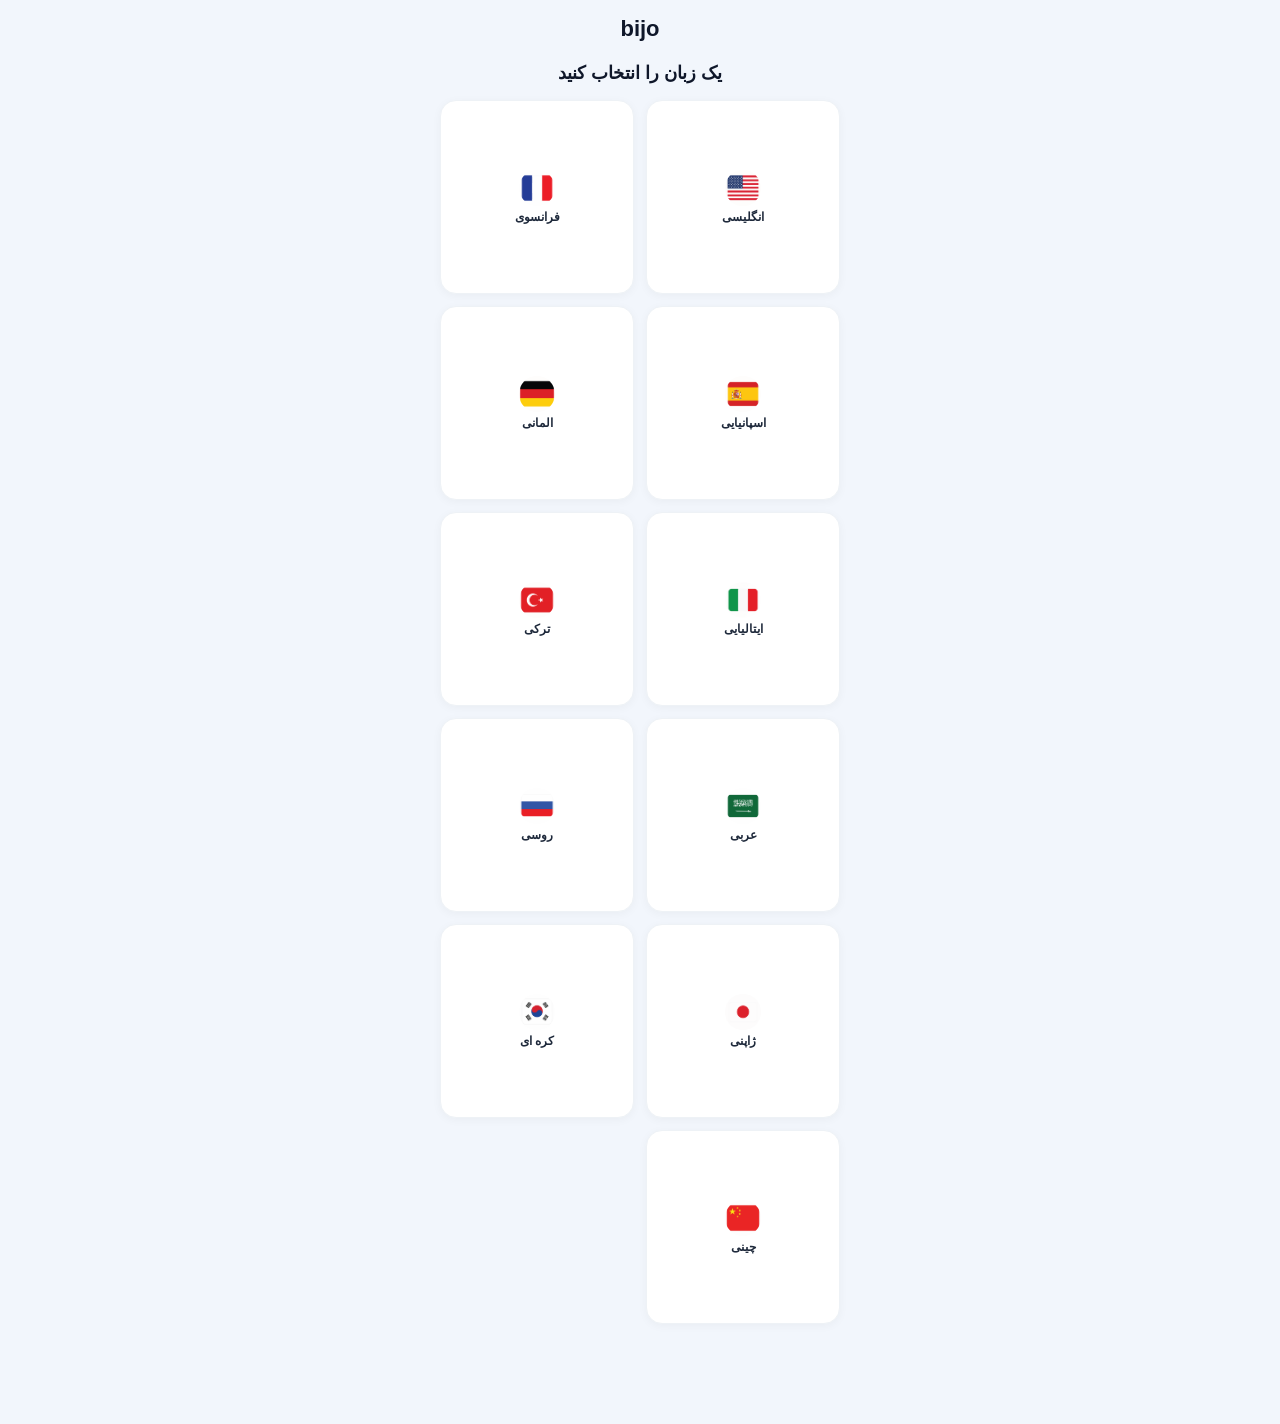
<file: frontend/index.html>
<!DOCTYPE html>
<html>
<head>
<script src="config.js"></script>
    <meta http-equiv="refresh" content="0; url=home.html">
</head>
<body>
    <p>در حال انتقال به صفحه اصلی...</p>
</body>
</html>
</file>
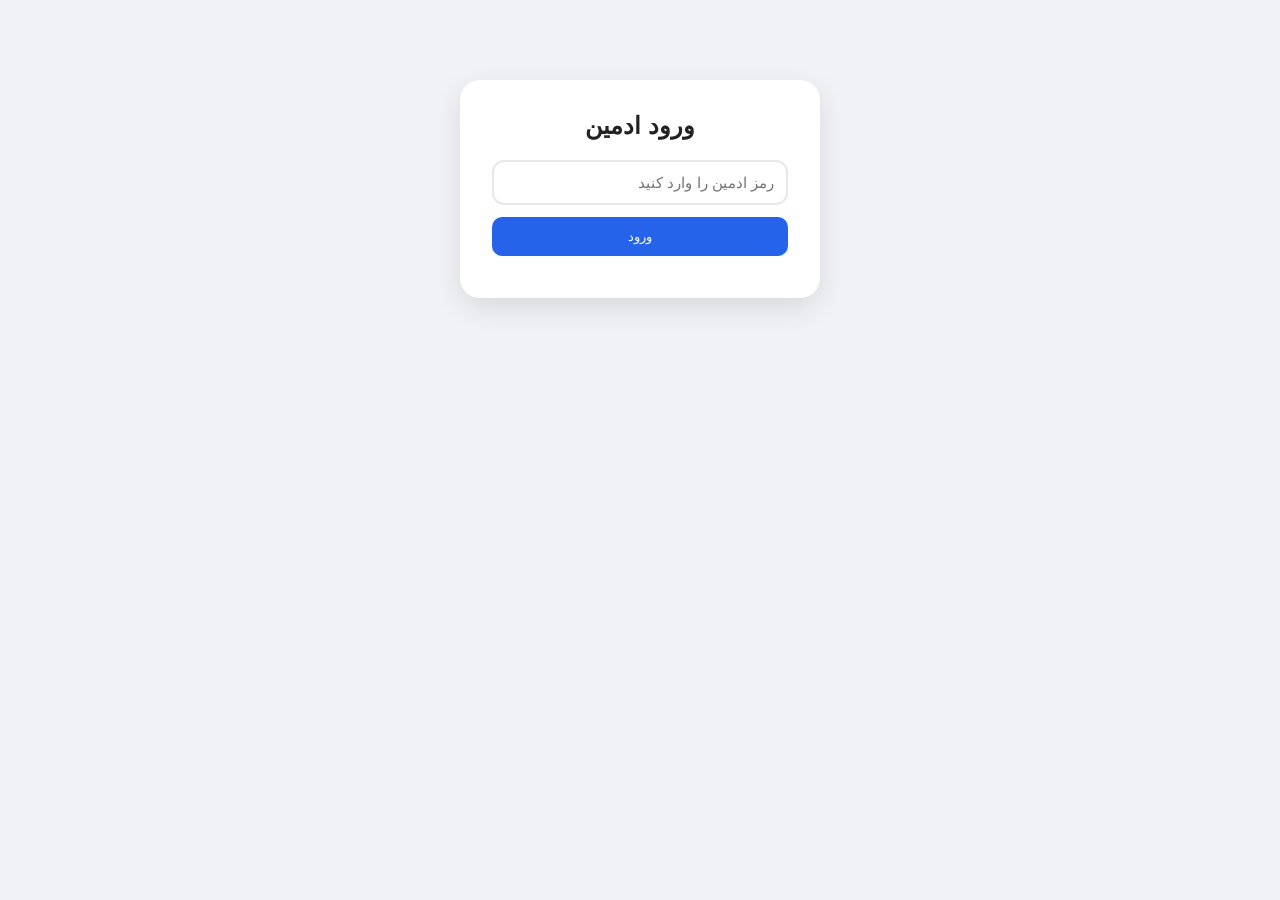
<file: frontend/admin.html>
<!DOCTYPE html>
<html lang="fa" dir="rtl">
<head>
<script src="config.js"></script>
  <meta charset="UTF-8" />
  <meta name="viewport" content="width=device-width, initial-scale=1.0" />
  <title>ادمین پنل</title>
  <style>
    * { box-sizing: border-box; margin: 0; padding: 0; }
    body { font-family: Tahoma, sans-serif; background: #f0f2f5; color: #222; }

    .header {
      background: linear-gradient(135deg, #1d4ed8, #2563eb);
      color: white;
      padding: 20px 24px;
      display: flex;
      justify-content: space-between;
      align-items: center;
    }
    .header h1 { font-size: 20px; }
    .header button {
      background: rgba(255,255,255,0.2);
      color: white;
      border: none;
      padding: 8px 16px;
      border-radius: 10px;
      cursor: pointer;
      font-size: 14px;
    }

    .container { max-width: 1000px; margin: 24px auto; padding: 0 16px; }

    .stats-grid {
      display: grid;
      grid-template-columns: repeat(auto-fit, minmax(200px, 1fr));
      gap: 16px;
      margin-bottom: 24px;
    }

    .stat-card {
      background: white;
      border-radius: 16px;
      padding: 20px;
      box-shadow: 0 4px 12px rgba(0,0,0,0.06);
      text-align: center;
    }
    .stat-card .value { font-size: 28px; font-weight: bold; color: #2563eb; margin-bottom: 6px; }
    .stat-card .label { font-size: 13px; color: #666; }

    .card {
      background: white;
      border-radius: 16px;
      padding: 20px;
      box-shadow: 0 4px 12px rgba(0,0,0,0.06);
      margin-bottom: 20px;
    }
    .card h2 { font-size: 16px; margin-bottom: 16px; color: #333; border-bottom: 2px solid #f0f2f5; padding-bottom: 10px; }

    table { width: 100%; border-collapse: collapse; font-size: 14px; }
    th { background: #f8fafc; padding: 10px 12px; text-align: right; color: #555; font-weight: bold; border-bottom: 2px solid #e5e7eb; }
    td { padding: 10px 12px; border-bottom: 1px solid #f0f2f5; }
    tr:hover td { background: #f8fafc; }

    .badge {
      display: inline-block;
      padding: 3px 10px;
      border-radius: 20px;
      font-size: 12px;
      font-weight: bold;
    }
    .badge-green { background: #dcfce7; color: #16a34a; }
    .badge-gray { background: #f3f4f6; color: #6b7280; }
    .badge-blue { background: #dbeafe; color: #2563eb; }

    .btn { border: none; border-radius: 10px; padding: 8px 14px; cursor: pointer; font-size: 13px; }
    .btn-blue { background: #2563eb; color: white; }
    .btn-green { background: #16a34a; color: white; }
    .btn-red { background: #dc2626; color: white; }
    .btn-gray { background: #e5e7eb; color: #333; }

    .actions { display: flex; gap: 10px; flex-wrap: wrap; margin-bottom: 20px; }

    .modal-overlay {
      display: none;
      position: fixed;
      inset: 0;
      background: rgba(0,0,0,0.5);
      z-index: 100;
      justify-content: center;
      align-items: center;
    }
    .modal-overlay.open { display: flex; }
    .modal {
      background: white;
      border-radius: 20px;
      padding: 24px;
      width: 90%;
      max-width: 480px;
    }
    .modal h3 { margin-bottom: 16px; }
    .modal .row { margin-bottom: 12px; font-size: 14px; }
    .modal .row span { color: #666; display: block; margin-bottom: 2px; }
    .modal .row strong { font-size: 15px; }
    .modal-btns { display: flex; gap: 10px; margin-top: 20px; flex-wrap: wrap; }

    input[type="password"] {
      width: 100%;
      padding: 12px;
      border: 2px solid #e5e7eb;
      border-radius: 12px;
      font-size: 15px;
      margin-bottom: 12px;
    }

    #login-box {
      max-width: 360px;
      margin: 80px auto;
      background: white;
      border-radius: 20px;
      padding: 32px;
      box-shadow: 0 10px 30px rgba(0,0,0,0.1);
      text-align: center;
    }
    #login-box h2 { margin-bottom: 20px; }
  </style>
</head>
<body>

<!-- صفحه ورود ادمین -->
<div id="login-box">
  <h2>ورود ادمین</h2>
  <input type="password" id="admin-pass" placeholder="رمز ادمین را وارد کنید" />
  <button class="btn btn-blue" style="width:100%; padding:12px;" onclick="adminLogin()">ورود</button>
  <div id="login-error" style="color:red; margin-top:10px; font-size:13px;"></div>
</div>

<!-- پنل اصلی -->
<div id="admin-panel" style="display:none;">

  <div class="header">
    <h1>🛡️ ادمین پنل بیجو</h1>
    <button onclick="adminLogout()">خروج</button>
  </div>

  <div class="container">

    <!-- آمار کلی -->
    <div class="stats-grid">
      <div class="stat-card">
        <div class="value" id="stat-users">0</div>
        <div class="label">کل کاربران</div>
      </div>
      <div class="stat-card">
        <div class="value" id="stat-premium">0</div>
        <div class="label">کاربران پریمیوم</div>
      </div>
      <div class="stat-card">
        <div class="value" id="stat-online">0</div>
        <div class="label">آنلاین (24 ساعت)</div>
      </div>
    </div>

    <!-- دکمه‌های مدیریت -->
    <div class="actions">
      <button class="btn btn-blue" onclick="loadUsers()">🔄 رفرش لیست</button>
      <button class="btn btn-green" onclick="exportUsers()">📥 خروجی JSON</button>
      <button class="btn btn-gray" onclick="window.location.href='home.html'">🏠 صفحه اصلی</button>
    </div>

    <!-- لیست کاربران -->
    <div class="card">
      <h2>لیست کاربران</h2>
      <table>
        <thead>
          <tr>
            <th>ID</th>
            <th>نام</th>
            <th>یوزرنیم</th>
            <th>موبایل</th>
            <th>اشتراک</th>
            <th>وضعیت</th>
            <th>عملیات</th>
          </tr>
        </thead>
        <tbody id="users-table"></tbody>
      </table>
    </div>

  </div>
</div>

<!-- مودال اطلاعات کاربر -->
<div class="modal-overlay" id="user-modal">
  <div class="modal">
    <h3>اطلاعات کاربر</h3>
    <div id="modal-content"></div>
    <div class="modal-btns">
      <button class="btn btn-green" onclick="activatePremiumForUser()">فعال‌سازی پریمیوم 30 روز</button>
      <button class="btn btn-red" onclick="deactivatePremiumForUser()">غیرفعال‌سازی پریمیوم</button>
      <button class="btn btn-gray" onclick="closeModal()">بستن</button>
    </div>
  </div>
</div>

<script src="dataStorage.js"></script>
<script>

const ADMIN_PASSWORD = "Bijo@2026#Admin"; // رمز ادمین رو اینجا عوض کن
let selectedUserId = null;

// ورود ادمین
function adminLogin() {
  const pass = document.getElementById("admin-pass").value;
  if (pass === ADMIN_PASSWORD) {
    localStorage.setItem("adminLoggedIn", "true");
    document.getElementById("login-box").style.display = "none";
    document.getElementById("admin-panel").style.display = "block";
    loadUsers();
  } else {
    document.getElementById("login-error").textContent = "رمز اشتباه است!";
  }
}

function adminLogout() {
  localStorage.removeItem("adminLoggedIn");
  location.reload();
}

// لود کاربران از بک‌اند
async function loadUsers() {
  try {
    const res = await fetch("http://127.0.0.1:8000/api/users/");
    const users = await res.json();

    document.getElementById("stat-users").textContent = users.length;
    document.getElementById("stat-premium").textContent = users.filter(u => u.role === "premium").length;
    document.getElementById("stat-online").textContent = "—";

    const tbody = document.getElementById("users-table");
    tbody.innerHTML = "";

    users.forEach(user => {
      const isPrem = user.role === "premium";
      const row = document.createElement("tr");
      row.innerHTML = `
        <td>${user.id}</td>
        <td>${user.full_name || "—"}</td>
        <td>@${user.username}</td>
        <td>${user.phone_number || "—"}</td>
        <td><span class="badge ${isPrem ? 'badge-green' : 'badge-gray'}">${isPrem ? "پریمیوم" : "رایگان"}</span></td>
        <td><span class="badge badge-blue">ثبت‌شده</span></td>
        <td><button class="btn btn-blue" onclick="openModal(${user.id}, '${user.full_name}', '${user.username}', '${user.phone_number}', ${isPrem})">مشاهده</button></td>
      `;
      tbody.appendChild(row);
    });

  } catch(e) {
    document.getElementById("users-table").innerHTML = `<tr><td colspan="7" style="text-align:center; color:red;">خطا در اتصال به سرور</td></tr>`;
  }
}

// مودال کاربر
function openModal(id, name, username, phone, isPrem) {
  selectedUserId = id;
  document.getElementById("modal-content").innerHTML = `
    <div class="row"><span>ID</span><strong>${id}</strong></div>
    <div class="row"><span>نام</span><strong>${name}</strong></div>
    <div class="row"><span>یوزرنیم</span><strong>@${username}</strong></div>
    <div class="row"><span>موبایل</span><strong>${phone}</strong></div>
    <div class="row"><span>اشتراک</span><strong>${isPrem ? "✅ پریمیوم" : "❌ رایگان"}</strong></div>
  `;
  document.getElementById("user-modal").classList.add("open");
}

function closeModal() {
  document.getElementById("user-modal").classList.remove("open");
  selectedUserId = null;
}

async function activatePremiumForUser() {
  if (!selectedUserId) return;
  alert("این قابلیت بعد از آنلاین شدن برنامه فعال می‌شه.");
}

async function deactivatePremiumForUser() {
  if (!selectedUserId) return;
  alert("این قابلیت بعد از آنلاین شدن برنامه فعال می‌شه.");
}

// خروجی JSON
function exportUsers() {
  fetch("http://127.0.0.1:8000/api/users/")
    .then(r => r.json())
    .then(users => {
      const blob = new Blob([JSON.stringify(users, null, 2)], {type: "application/json"});
      const a = document.createElement("a");
      a.href = URL.createObjectURL(blob);
      a.download = "users.json";
      a.click();
    });
}

// چک ورود ادمین
window.onload = function() {
  if (localStorage.getItem("adminLoggedIn") === "true") {
    document.getElementById("login-box").style.display = "none";
    document.getElementById("admin-panel").style.display = "block";
    loadUsers();
  }
};

</script>
</body>
</html>
</file>
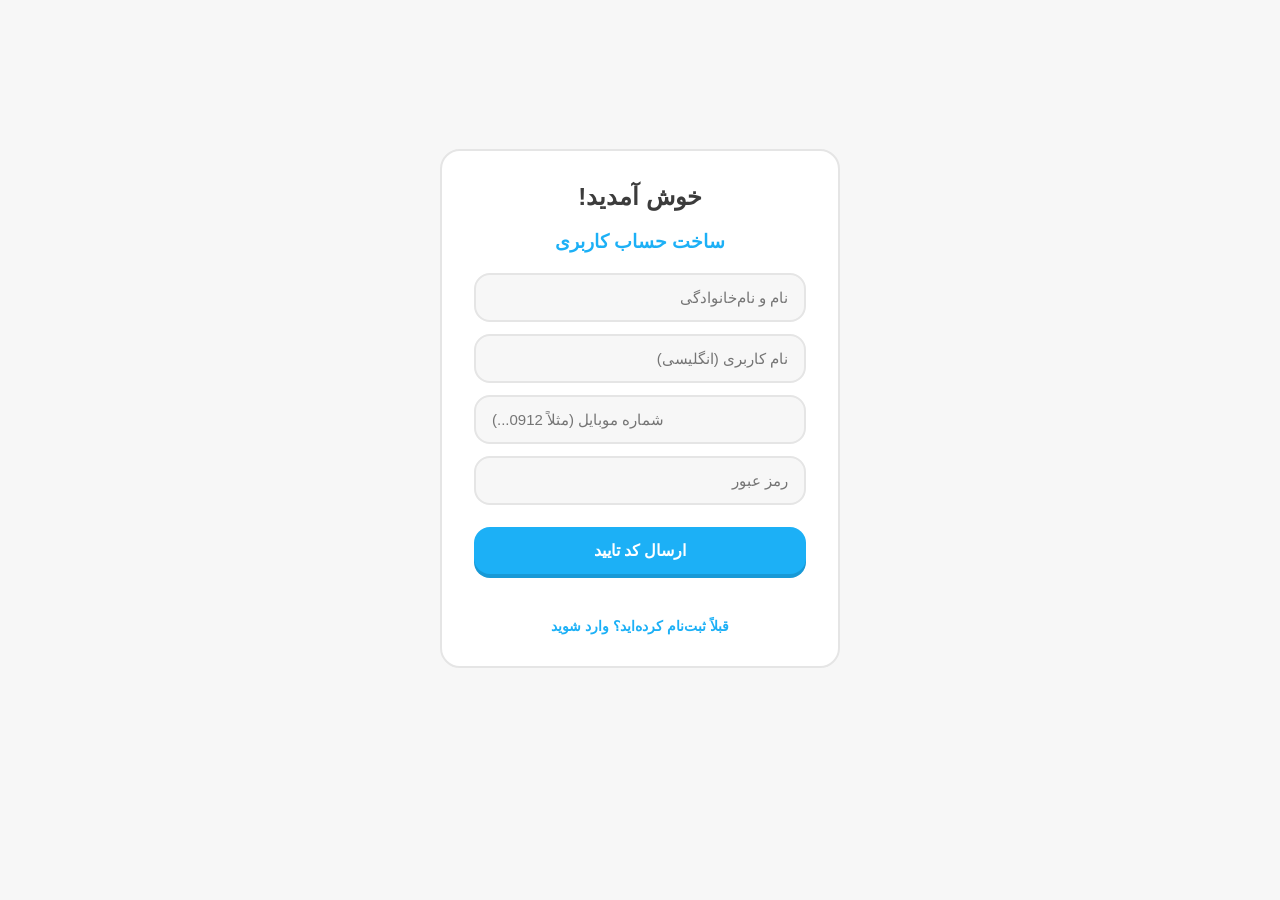
<file: frontend/auth.html>
<!DOCTYPE html>
<html lang="fa" dir="rtl">
<head>
<script src="config.js"></script>
  <meta charset="UTF-8" />
  <meta name="viewport" content="width=device-width, initial-scale=1.0" />
  <title>ثبت‌نام | ورود</title>
  <link rel="stylesheet" href="style.css" />
  <style>
    :root {
      --duo-blue: #1cb0f6;
      --duo-blue-dark: #1899d6;
      --duo-green: #58cc02;
      --duo-green-dark: #46a302;
      --duo-gray: #e5e5e5;
      --duo-text: #4b4b4b;
    }

    body {
      display: flex;
      justify-content: center;
      align-items: center;
      min-height: 100vh;
      background: #f7f7f7;
      margin: 0;
      font-family: 'Segoe UI', Tahoma, sans-serif;
      color: var(--duo-text);
    }

    .card {
      background: #fff;
      padding: 32px;
      border-radius: 20px;
      border: 2px solid var(--duo-gray);
      width: 100%;
      max-width: 400px;
      box-sizing: border-box;
      text-align: center;
    }

    h2, h3 {
      font-weight: 800;
      margin-bottom: 20px;
      color: #3c3c3c;
    }

    input {
      width: 100%;
      padding: 14px 16px;
      margin-bottom: 12px;
      border: 2px solid var(--duo-gray);
      border-radius: 16px;
      background: #f7f7f7;
      font-size: 15px;
      box-sizing: border-box;
      outline: none;
      transition: border-color 0.2s;
    }

    input:focus {
      border-color: var(--duo-blue);
    }

    .btn-blue {
      width: 100%;
      background: var(--duo-blue);
      color: white;
      border: none;
      padding: 14px;
      border-radius: 16px;
      font-size: 16px;
      font-weight: bold;
      cursor: pointer;
      box-shadow: 0 4px 0 var(--duo-blue-dark);
      margin-top: 10px;
      transition: all 0.1s;
      position: relative;
    }

    .btn-blue:active {
      box-shadow: 0 0 0 var(--duo-blue-dark);
      transform: translateY(4px);
    }

    .btn-green {
      width: 100%;
      background: var(--duo-green);
      color: white;
      border: none;
      padding: 14px;
      border-radius: 16px;
      font-size: 16px;
      font-weight: bold;
      cursor: pointer;
      box-shadow: 0 4px 0 var(--duo-green-dark);
      margin-top: 10px;
      transition: all 0.1s;
    }

    .btn-green:active {
      box-shadow: 0 0 0 var(--duo-green-dark);
      transform: translateY(4px);
    }

    .error-msg {
      color: #ee5253;
      font-size: 13px;
      margin-top: 10px;
      min-height: 18px;
    }

    #countdown {
      font-size: 13px;
      color: #afafaf;
      margin-bottom: 10px;
      font-weight: bold;
    }

    #otp-display {
      background: #e1f5fe;
      padding: 10px;
      border-radius: 12px;
      color: var(--duo-blue-dark);
      font-weight: bold;
      margin-bottom: 15px;
    }

    .switch-link {
      display: block;
      margin-top: 16px;
      color: var(--duo-blue);
      font-size: 14px;
      font-weight: bold;
      cursor: pointer;
      text-decoration: none;
    }

    .switch-link:hover {
      text-decoration: underline;
    }
  </style>
</head>
<body>

<div class="card">

  <h2>خوش آمدید!</h2>

  <!-- مرحله اول: ثبت‌نام -->
  <div id="register-step">
    <h3 style="color: var(--duo-blue);">ساخت حساب کاربری</h3>
    <input type="text" id="name" placeholder="نام و نام‌خانوادگی" />
    <input type="text" id="username" placeholder="نام کاربری (انگلیسی)" />
    <input type="tel" id="mobile" placeholder="شماره موبایل (مثلاً 0912...)" />
    <input type="password" id="password" placeholder="رمز عبور" />
    <button class="btn-blue" type="button" onclick="sendMockSms()">ارسال کد تایید</button>
    <div id="register-error" class="error-msg"></div>
    <a class="switch-link" onclick="showLogin()">قبلاً ثبت‌نام کرده‌اید؟ وارد شوید</a>
  </div>

  <!-- مرحله دوم: تایید OTP -->
  <div id="verify-step" style="display:none;">
    <h3 style="color: var(--duo-green);">تایید هویت</h3>
    <div id="otp-display">کد تایید پیامک شد</div>
    <div id="countdown"></div>
    <input type="text" id="otp-input" placeholder="کد ۴ رقمی" maxlength="4" style="text-align:center; letter-spacing: 10px; font-weight: bold; font-size: 20px;" />
    <button id="verify-code-btn" class="btn-green" type="button" onclick="verifyCode()">تایید و ورود</button>
    <div id="verify-error" class="error-msg"></div>
    <div id="verify-success" style="color:var(--duo-green); font-weight:bold; margin-top:10px;"></div>
  </div>

  <!-- مرحله سوم: ورود کاربرانی که قبلاً ثبت‌نام کردن -->
  <div id="login-step" style="display:none;">
    <h3 style="color: var(--duo-blue);">ورود به حساب کاربری</h3>
    <input type="text" id="login-username" placeholder="نام کاربری" />
    <input type="password" id="login-password" placeholder="رمز عبور" />
    <button class="btn-blue" type="button" onclick="handleLogin()">ورود</button>
    <div id="login-error" class="error-msg"></div>
    <a class="switch-link" onclick="showRegister()">حساب ندارید؟ ثبت‌نام کنید</a>
  </div>

</div>

<script src="dataStorage.js"></script>

<script>
let generatedCode = null;
let countdownTimer = null;
let codeExpiresAt = 0;

const $ = (id) => document.getElementById(id);

function getValue(id) {
  return $(id)?.value.trim() || "";
}

function showError(id, msg) {
  $(id).textContent = msg;
}

function clearMessages() {
  ["register-error","verify-error","verify-success","login-error"].forEach(id=>{
    if($(id)) $(id).textContent="";
  });
}

function showLogin() {
  clearMessages();
  $("register-step").style.display = "none";
  $("verify-step").style.display = "none";
  $("login-step").style.display = "block";
}

function showRegister() {
  clearMessages();
  $("login-step").style.display = "none";
  $("verify-step").style.display = "none";
  $("register-step").style.display = "block";
}

async function handleLogin() {
  clearMessages();

  const username = getValue("login-username");
  const password = getValue("login-password");

  if (!username || !password) {
    showError("login-error", "نام کاربری و رمز عبور را وارد کنید.");
    return;
  }

  const btn = document.querySelector("#login-step .btn-blue");
  btn.disabled = true;

  try {
    await loginUser(username, password);
    window.location.href = "home.html";
  } catch (err) {
    showError("login-error", err.message || "نام کاربری یا رمز عبور اشتباه است.");
  } finally {
    btn.disabled = false;
  }
}

function validateRegisterForm() {
  const name = getValue("name");
  const username = getValue("username");
  const mobile = getValue("mobile");
  const password = getValue("password");

  if (!name) return "لطفاً نام خود را وارد کنید.";
  if (!username) return "نام کاربری الزامی است.";
  if (!/^09\d{9}$/.test(mobile)) return "شماره موبایل اشتباه است.";
  if (!password || password.length < 6) return "رمز عبور باید حداقل ۶ رقم باشد.";
  return "";
}

function updateCountdown() {
  const remaining = codeExpiresAt - Date.now();
  if (remaining <= 0) {
    clearInterval(countdownTimer);
    generatedCode = null;
    $("countdown").textContent = "زمان شما تمام شد!";
    $("verify-code-btn").disabled = true;
    $("verify-code-btn").style.opacity = "0.5";
    return;
  }
  $("countdown").textContent = "اعتبار کد تا: " + Math.ceil(remaining/1000) + " ثانیه";
}

function sendMockSms() {
  clearMessages();

  const error = validateRegisterForm();
  if (error) {
    showError("register-error", error);
    return;
  }

  generatedCode = String(Math.floor(1000 + Math.random() * 9000));
  codeExpiresAt = Date.now() + 120000;

  $("register-step").style.display = "none";
  $("verify-step").style.display = "block";
  $("verify-code-btn").disabled = false;
  $("verify-code-btn").style.opacity = "1";

  alert("کد تایید شما: " + generatedCode);

  updateCountdown();
  clearInterval(countdownTimer);
  countdownTimer = setInterval(updateCountdown, 1000);
}

async function verifyCode() {
  clearMessages();
  const enteredCode = getValue("otp-input");

  if (!generatedCode) {
    showError("verify-error","کد جدید دریافت کنید.");
    return;
  }

  if (enteredCode !== generatedCode) {
    showError("verify-error","کد اشتباه است.");
    return;
  }

  try {
    await registerUser({
      name: getValue("name"),
      username: getValue("username"),
      phone: getValue("mobile"),
      password: getValue("password")
    });

    $("verify-success").textContent = "خوش آمدید! در حال انتقال...";

    setTimeout(() => {
      window.location.href = "home.html";
    }, 1000);

  } catch (err) {
    showError("verify-error", err.message || "خطا در ثبت‌نام. احتمالاً نام کاربری تکراری است.");
  }
}

document.addEventListener("DOMContentLoaded", async () => {
  if (window.initUserData) await initUserData();
  if (window.isLoggedIn && isLoggedIn()) {
    window.location.href = "home.html";
  }
});
</script>

</body>
</html>
</file>
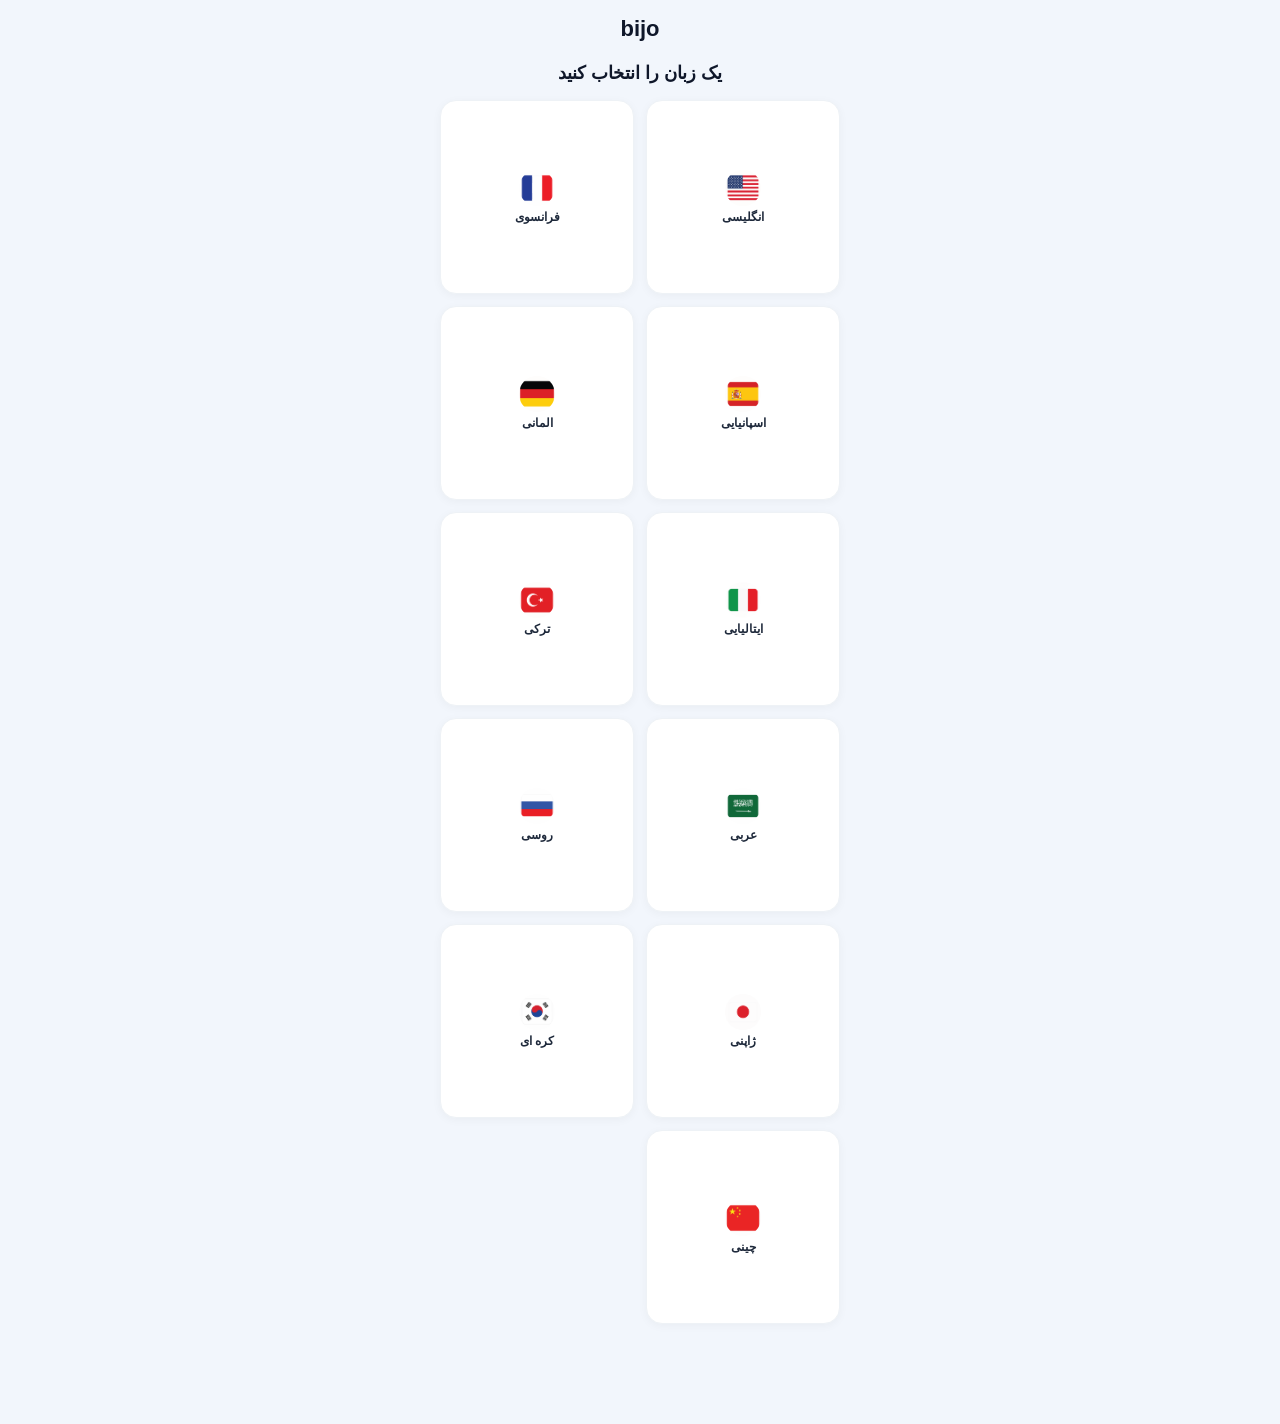
<file: frontend/home.html>
<!DOCTYPE html>
<html lang="fa" dir="rtl">
<head>
<script src="config.js"></script>
    <meta charset="UTF-8" />
    <meta name="viewport" content="width=device-width, initial-scale=1.0, maximum-scale=1.0, user-scalable=no" />
    <title>Bijo - اپلیکیشن آموزش زبان</title>

    <!-- CSS -->
    <link rel="stylesheet" href="style.css" />

    <!-- PWA Meta Tags -->
    <link rel="manifest" href="manifest.json" />
    <meta name="theme-color" content="#4A90E2" />
    <meta name="apple-mobile-web-app-capable" content="yes" />
    <meta name="apple-mobile-web-app-status-bar-style" content="black-translucent" />
    <meta name="apple-mobile-web-app-title" content="Bijo" />

    <!-- Icons -->
    <link rel="icon" type="image/png" href="media/pp.png" />
    <link rel="apple-touch-icon" href="media/pp.png" />
    <link rel="apple-touch-icon" sizes="192x192" href="assets/icon-192.png" />
    <link rel="apple-touch-icon" sizes="512x512" href="assets/icon-512.png" />

    <meta name="mobile-web-app-capable" content="yes" />
    <meta name="format-detection" content="telephone=no" />

    <meta property="og:title" content="Bijo App" />
    <meta property="og:description" content="اپلیکیشن آموزش زبان" />
    <meta property="og:image" content="media/pp.png" />
</head>
<body>

    <div class="brand">
    
        <div class="brand__name">bijo</div>
    </div>

    <div class="container">
        <h1 class="title">یک زبان را انتخاب کنید </h1>

        <div class="languages">

            <a class="lang-card" href="lessons/english/index.html">
                <img src="assets/en.png" alt="English" />
                <span>انگلیسی</span>
            </a>

            <a class="lang-card" href="french/index.html">
                <img src="assets/fr.png" alt="French" />
                <span>فرانسوی</span>
            </a>

            <a class="lang-card" href="spanish/index.html">
                <img src="assets/es.png" alt="Spanish" />
                <span>اسپانیایی</span>
            </a>

            <a class="lang-card" href="german/index.html">
                <img src="assets/de.png" alt="German" />
                <span>المانی</span>
            </a>

            <a class="lang-card" href="italian/index.html">
                <img src="assets/it.png" alt="Italian" />
                <span>ایتالیایی</span>
            </a>

            <a class="lang-card" href="turkish/index.html">
                <img src="assets/tr.png" alt="Turkish" />
                <span>ترکی</span>
            </a>

            <a class="lang-card" href="arabic/index.html">
                <img src="assets/ar.png" alt="Arabic" />
                <span>عربی</span>
            </a>

            <a class="lang-card" href="russian/index.html">
                <img src="assets/ru.png" alt="Russian" />
                <span>روسی</span>
            </a>

            <a class="lang-card" href="japanese/index.html">
                <img src="assets/ja.png" alt="Japanese" />
                <span>ژاپنی</span>
            </a>

            <a class="lang-card" href="korean/index.html">
                <img src="assets/ko.png" alt="Korean" />
                <span>کره ای</span>
            </a>

            <a class="lang-card" href="chinese/index.html">
                <img src="assets/zh.png" alt="Chinese" />
                <span>چینی</span>
            </a>

        </div>
    </div>

<script src="dataStorage.js"></script>
<script>
  // ثبت سرویس ورکر برای PWA
  if ('serviceWorker' in navigator) {
    window.addEventListener('load', () => {
      navigator.serviceWorker.register('/sw.js')
        .then(registration => {
          console.log('Service Worker registered successfully:', registration);
        })
        .catch(error => {
          console.log('Service Worker registration failed:', error);
        });
    });
  }

  window.addEventListener('beforeinstallprompt', (e) => {
    e.preventDefault();
    console.log('App can be installed!');
  });

  // چک کردن اینکه آیا نسخه‌ی نصب‌شده‌ی اپ خیلی قدیمی شده یا نه
  window.addEventListener('load', () => {
    if (window.checkForForcedUpdate) {
      checkForForcedUpdate();
    }
  });
</script>
</body>
</html>
</file>
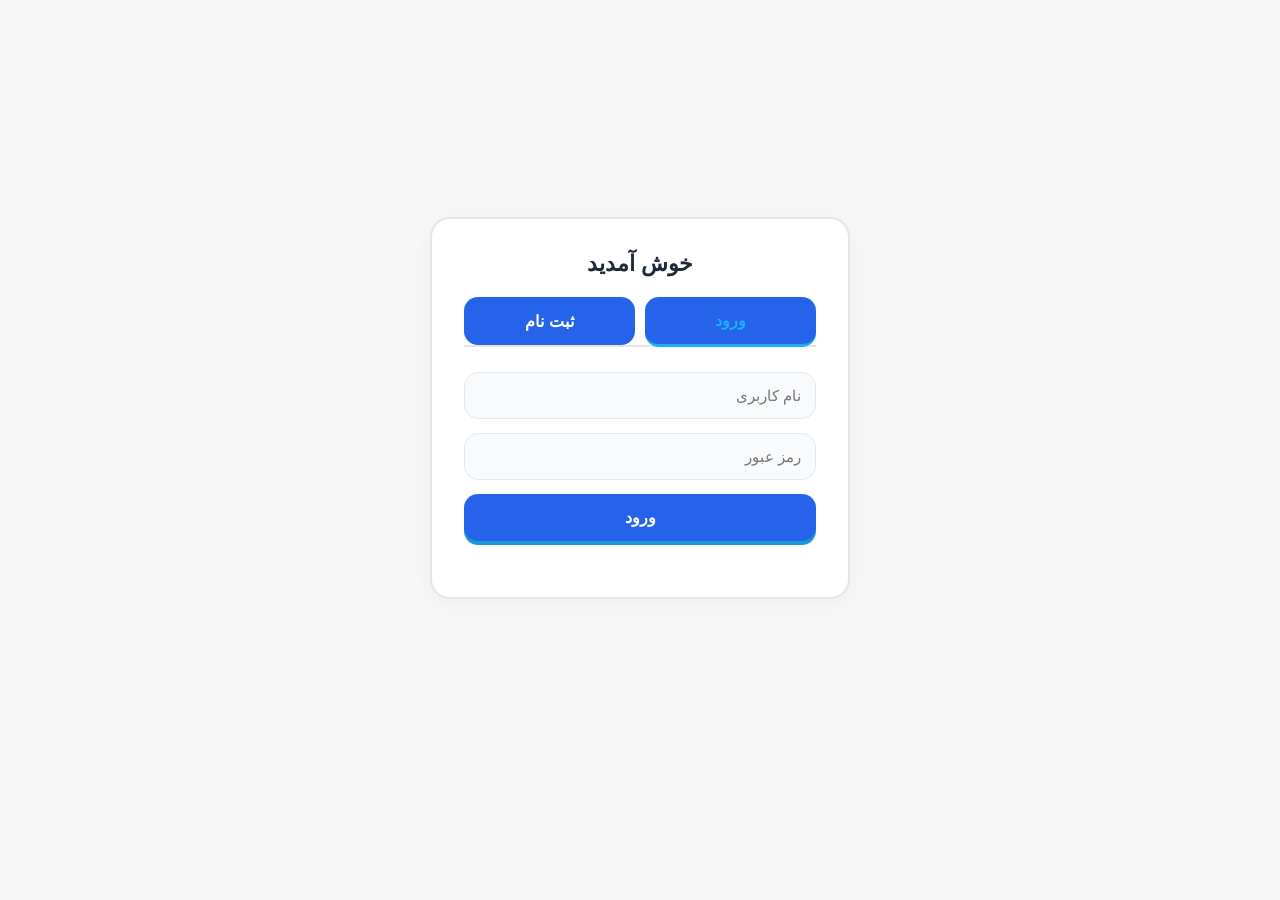
<file: frontend/Login.html>
<!DOCTYPE html>
<html lang="fa" dir="rtl">
<head>
<script src="config.js"></script>
<meta charset="UTF-8">
<meta name="viewport" content="width=device-width, initial-scale=1.0">
<title>ورود | ثبت نام</title>
<link rel="stylesheet" href="style.css">

<style>
:root{
--blue:#1cb0f6;
--blue-dark:#1899d6;
--green:#58cc02;
--gray:#e5e5e5;
--bg:#f7f7f7;
}

body{
display:flex;
justify-content:center;
align-items:center;
min-height:100vh;
margin:0;
background:var(--bg);
font-family:Tahoma;
}

.auth-box{
background:white;
padding:32px;
border-radius:20px;
border:2px solid var(--gray);
width:100%;
max-width:420px;
box-sizing:border-box;
}

h2{
text-align:center;
margin-bottom:25px;
}

.tabs{
display:flex;
gap:10px;
margin-bottom:25px;
border-bottom:2px solid var(--gray);
}

.tab{
flex:1;
border:none;
background:none;
padding:12px;
font-size:16px;
font-weight:bold;
cursor:pointer;
color:#999;
}

.tab.active{
color:var(--blue);
border-bottom:3px solid var(--blue);
margin-bottom:-2px;
}

input{
width:100%;
padding:14px;
border-radius:12px;
border:2px solid var(--gray);
background:#f7f7f7;
margin-bottom:12px;
font-size:14px;
box-sizing:border-box;
}

input:focus{
border-color:var(--blue);
outline:none;
}

.btn{
width:100%;
padding:14px;
border:none;
border-radius:14px;
font-weight:bold;
font-size:15px;
cursor:pointer;
color:white;
background:var(--blue);
box-shadow:0 4px 0 var(--blue-dark);
}

.btn:active{
transform:translateY(4px);
box-shadow:0 0 0 var(--blue-dark);
}

.btn-green{
background:var(--green);
box-shadow:0 4px 0 #46a302;
}

.error{
color:#e74c3c;
font-size:13px;
text-align:center;
min-height:18px;
margin-top:6px;
}

#otp-area{
margin-top:15px;
border-top:1px dashed var(--gray);
padding-top:15px;
}

.countdown{
text-align:center;
font-size:12px;
color:#888;
margin-bottom:10px;
}
</style>
</head>

<body>

<div class="auth-box">

<h2>خوش آمدید</h2>

<div class="tabs">
<button class="tab active" id="tab-login">ورود</button>
<button class="tab" id="tab-register">ثبت نام</button>
</div>

<!-- LOGIN -->
<div id="login-box">

<input id="login-username" placeholder="نام کاربری">
<input id="login-password" type="password" placeholder="رمز عبور">

<button class="btn" id="login-btn">ورود</button>

<div id="login-error" class="error"></div>

</div>

<!-- REGISTER -->
<div id="register-box" style="display:none">

<input id="name" placeholder="نام و نام خانوادگی">
<input id="username" placeholder="نام کاربری">
<input id="mobile" placeholder="شماره موبایل (09...)">
<input id="password" type="password" placeholder="رمز عبور">

<button class="btn" id="send-code">ارسال کد تایید</button>

<div id="register-error" class="error"></div>

<div id="otp-area" style="display:none">

<div id="countdown" class="countdown"></div>

<input id="otp-input" maxlength="4" placeholder="کد ۴ رقمی" style="text-align:center;letter-spacing:6px">

<button class="btn btn-green" id="verify-btn">تایید نهایی</button>

<div id="verify-error" class="error"></div>

</div>

</div>

</div>

<script src="dataStorage.js"></script>

<script>

const $=id=>document.getElementById(id)

let otpCode=null
let otpExpire=0
let timer=null

/* TAB SWITCH */

$("tab-login").onclick=()=>{
$("login-box").style.display="block"
$("register-box").style.display="none"
$("tab-login").classList.add("active")
$("tab-register").classList.remove("active")
}

$("tab-register").onclick=()=>{
$("login-box").style.display="none"
$("register-box").style.display="block"
$("tab-register").classList.add("active")
$("tab-login").classList.remove("active")
}

/* LOGIN */

$("login-btn").onclick=async()=>{

$("login-error").textContent=""

const user=$("login-username").value.trim()
const pass=$("login-password").value.trim()

if(!user||!pass){
$("login-error").textContent="فیلدها را پر کنید"
return
}

try{

await loginUser(user,pass)

window.location.href="home.html"

}catch(err){

$("login-error").textContent=err.message

}

}

/* SEND OTP */

$("send-code").onclick=()=>{

$("register-error").textContent=""

const name=$("name").value.trim()
const user=$("username").value.trim()
const mob=$("mobile").value.trim()
const pass=$("password").value.trim()

if(!name||!user||!mob||!pass){
$("register-error").textContent="تمام فیلدها الزامی است"
return
}

if(!/^09\d{9}$/.test(mob)){
$("register-error").textContent="شماره موبایل معتبر نیست"
return
}

if(pass.length<6){
$("register-error").textContent="رمز باید حداقل ۶ کاراکتر باشد"
return
}

otpCode=String(Math.floor(1000+Math.random()*9000))
otpExpire=Date.now()+120000

alert("کد تستی شما: "+otpCode)

$("otp-area").style.display="block"

startTimer()

}

/* TIMER */

function startTimer(){

clearInterval(timer)

timer=setInterval(()=>{

const remain=Math.ceil((otpExpire-Date.now())/1000)

if(remain<=0){

clearInterval(timer)
$("countdown").textContent="کد منقضی شد"
otpCode=null
return

}

$("countdown").textContent="زمان باقی مانده: "+remain+" ثانیه"

},1000)

}

/* VERIFY + REGISTER */

$("verify-btn").onclick=async()=>{

$("verify-error").textContent=""

if(!otpCode||$("otp-input").value!==otpCode){

$("verify-error").textContent="کد اشتباه است"
return

}

try{

await registerUser({

name:$("name").value.trim(),
username:$("username").value.trim(),
mobile:$("mobile").value.trim(),
password:$("password").value.trim()

})

window.location.href="home.html"

}catch(err){

$("verify-error").textContent=err.message

}

}

/* INIT */

document.addEventListener("DOMContentLoaded",async()=>{

if(window.initUserData) await initUserData()

if(window.isLoggedIn && isLoggedIn()){
window.location.href="home.html"
}

})

</script>

</body>
</html>
</file>
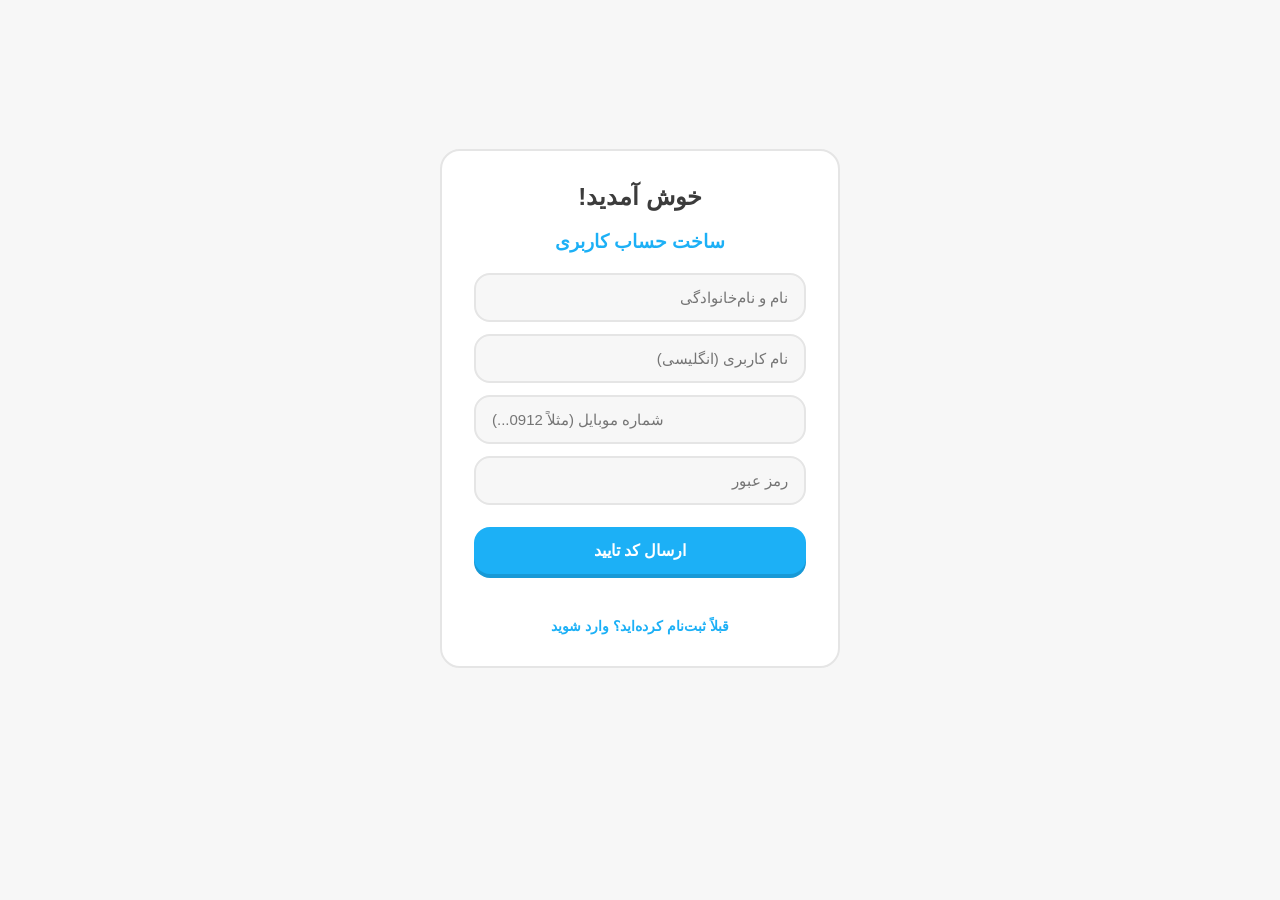
<file: frontend/premium.html>
<!DOCTYPE html>
<html lang="fa" dir="rtl">
<head>
<script src="config.js"></script>
  <meta charset="UTF-8" />
  <meta name="viewport" content="width=device-width, initial-scale=1.0" />
  <title>خرید اشتراک پریمیوم</title>
  <style>
    body { margin:0; font-family:Tahoma,sans-serif; background:#f5f7fb; color:#222; }
    .container { max-width:900px; margin:0 auto; padding:24px; }
    .header { text-align:center; margin-bottom:24px; }
    .header h1 { margin:0 0 10px; font-size:28px; }
    .header p { margin:0; color:#666; font-size:15px; }
    .status-box { background:#fff; border-radius:16px; padding:16px; margin-bottom:24px; box-shadow:0 6px 18px rgba(0,0,0,0.08); }
    .status-title { font-size:18px; font-weight:bold; margin-bottom:8px; }
    .plans { display:grid; grid-template-columns:repeat(auto-fit,minmax(210px,1fr)); gap:18px; }
    .plan-card { background:#fff; border-radius:18px; padding:20px; box-shadow:0 6px 18px rgba(0,0,0,0.08); border:2px solid transparent; transition:0.2s; }
    .plan-card:hover { transform:translateY(-4px); border-color:#7c5cff; }
    .plan-title { font-size:20px; font-weight:bold; margin-bottom:10px; }
    .plan-duration { font-size:15px; color:#666; margin-bottom:8px; }
    .plan-price { font-size:22px; font-weight:bold; color:#7c5cff; margin-bottom:14px; }
    .plan-features { margin:0 0 18px; padding:0 18px 0 0; color:#444; font-size:14px; line-height:1.9; }
    .buy-btn { width:100%; border:none; border-radius:12px; background:#7c5cff; color:#fff; padding:12px; font-size:15px; cursor:pointer; }
    .buy-btn:hover { background:#6948f5; }
    .buy-btn:disabled { background:#ccc; cursor:not-allowed; }
    .back-link { display:inline-block; margin-top:24px; text-decoration:none; color:#7c5cff; font-weight:bold; }
    .message { margin-top:18px; padding:12px 14px; border-radius:12px; display:none; font-size:14px; }
    .message.success { display:block; background:#e9f9ef; color:#18794e; }
    .message.error { display:block; background:#fdecec; color:#b42318; }
  </style>
</head>
<body>
  <div class="container">
    <div class="header">
      <h1>خرید اشتراک پریمیوم</h1>
      <p>با فعال‌سازی پریمیوم، قلب نامحدود و تجربه بهتر در برنامه داشته باش.</p>
    </div>

    <div class="status-box">
      <div class="status-title">وضعیت اشتراک شما</div>
      <div id="premiumStatusText">در حال بررسی...</div>
    </div>

    <div class="plans">
      <div class="plan-card">
        <div class="plan-title">اشتراک 1 ماهه</div>
        <div class="plan-duration">30 روز دسترسی پریمیوم</div>
        <div class="plan-price">99,000 تومان</div>
        <ul class="plan-features">
          <li>قلب کامل و بدون نگرانی</li>
          <li>استفاده راحت‌تر از تمرین‌ها</li>
          <li>فعال‌سازی فوری پس از خرید</li>
        </ul>
        <button class="buy-btn" onclick="handleBuy('premium_30d')">خرید اشتراک</button>
      </div>

      <div class="plan-card">
        <div class="plan-title">اشتراک 3 ماهه</div>
        <div class="plan-duration">90 روز دسترسی پریمیوم</div>
        <div class="plan-price">249,000 تومان</div>
        <ul class="plan-features">
          <li>مناسب برای استفاده بلندمدت</li>
          <li>قلب نامحدود در کل دوره</li>
          <li>به‌صرفه‌تر از ماهانه</li>
        </ul>
        <button class="buy-btn" onclick="handleBuy('premium_90d')">خرید اشتراک</button>
      </div>

      <div class="plan-card">
        <div class="plan-title">اشتراک 6 ماهه</div>
        <div class="plan-duration">180 روز دسترسی پریمیوم</div>
        <div class="plan-price">449,000 تومان</div>
        <ul class="plan-features">
          <li>مناسب برای یادگیری پیوسته</li>
          <li>دسترسی طولانی‌تر به امکانات ویژه</li>
          <li>ارزش خرید بالاتر</li>
        </ul>
        <button class="buy-btn" onclick="handleBuy('premium_180d')">خرید اشتراک</button>
      </div>

      <div class="plan-card">
        <div class="plan-title">اشتراک 1 ساله</div>
        <div class="plan-duration">365 روز دسترسی پریمیوم</div>
        <div class="plan-price">799,000 تومان</div>
        <ul class="plan-features">
          <li>بهترین انتخاب برای کاربران دائمی</li>
          <li>بیشترین صرفه اقتصادی</li>
          <li>یک سال استفاده بدون وقفه</li>
        </ul>
        <button class="buy-btn" onclick="handleBuy('premium_365d')">خرید اشتراک</button>
      </div>
    </div>

    <div id="messageBox" class="message"></div>
    <a class="back-link" href="profile.html">بازگشت به پروفایل</a>
  </div>

  <script src="dataStorage.js"></script>
  <script>
    function updatePremiumStatus() {
      const box = document.getElementById("premiumStatusText");
      const until = localStorage.getItem("premiumUntil");
      if (until) {
        const date = new Date(parseInt(until));
        if (date > new Date()) {
          box.textContent = "اشتراک شما فعال است تا تاریخ " + date.toLocaleDateString("fa-IR");
          return;
        }
      }
      box.textContent = "شما در حال حاضر اشتراک پریمیوم فعال ندارید.";
    }

    async function handleBuy(planId) {
      const box = document.getElementById("messageBox");
      const buttons = document.querySelectorAll(".buy-btn");

      buttons.forEach(b => b.disabled = true);
      box.className = "message";
      box.style.display = "none";

      try {
        const result = await window.buyPremium(planId);

        box.className = "message success";
        box.textContent = "اشتراک با موفقیت فعال شد! 🎉";
        box.style.display = "block";

        updatePremiumStatus();

      } catch (err) {
        box.className = "message error";
        box.textContent = err.message || "خطا در فعال‌سازی اشتراک";
        box.style.display = "block";
      } finally {
        buttons.forEach(b => b.disabled = false);
      }
    }

    document.addEventListener("DOMContentLoaded", async () => {
      if (window.initUserData) await initUserData();

      if (!window.isLoggedIn || !isLoggedIn()) {
        window.location.href = "auth.html";
        return;
      }

      updatePremiumStatus();
    });
  </script>
</body>
</html>
</file>
<file: frontend/style.css>
/* ===== RESET ===== */
* {
  margin: 0;
  padding: 0;
  box-sizing: border-box;
}

body {
  font-family: -apple-system, BlinkMacSystemFont, 'Segoe UI', Roboto, sans-serif;
  background: #f2f6fc;
  color: #1e293b;
  padding: 16px 12px 100px;
  min-height: 100vh;
  overflow-y: auto;
}

/* ===== BRAND ===== */
.brand {
  display: flex;
  align-items: center;
  gap: 10px;
  margin-bottom: 20px;
  justify-content: center;
}

.brand__icon {
  width: 44px;
  height: 44px;
  border-radius: 14px;
  object-fit: cover;
  box-shadow: 0 4px 10px rgba(0, 0, 0, 0.06);
}

.brand__name {
  font-size: 22px;
  font-weight: 700;
  color: #0f172a;
}

/* ===== TITLE ===== */
.title {
  font-size: 18px;
  font-weight: 600;
  text-align: center;
  margin-bottom: 16px;
  color: #0f172a;
}

/* ===== LANGUAGE GRID ===== */
.languages {
  display: grid;
  grid-template-columns: 1fr 1fr;
  gap: 12px;
  max-width: 400px;
  margin: 0 auto;
}

.lang-card {
  background: #ffffff;
  border-radius: 16px;
  padding: 12px 4px;
  display: flex;
  flex-direction: column;
  align-items: center;
  justify-content: center;
  gap: 4px;
  text-decoration: none;
  color: #1e293b;
  font-weight: 500;
  font-size: 12px;
  box-shadow: 0 2px 10px rgba(0, 0, 0, 0.04);
  border: 1px solid #eef2f6;
  aspect-ratio: 1 / 1;
  transition: 0.15s;
}

.lang-card:active {
  transform: scale(0.95);
  background: #f8fafc;
}

.lang-card img {
  width: 36px;
  height: 36px;
  border-radius: 50%;
  object-fit: cover;
}

.lang-card span {
  font-size: 12px;
  font-weight: 600;
}

/* ===== LESSONS GRID ===== */
.lessons-grid {
  display: grid;
  grid-template-columns: 1fr 1fr;
  gap: 12px;
  max-width: 400px;
  margin: 0 auto;
  padding-bottom: 110px;
}

.lesson-btn {
  background: #2563eb;
  color: white;
  padding: 18px 6px;
  text-align: center;
  border-radius: 16px;
  font-size: 16px;
  font-weight: 700;
  text-decoration: none;
  box-shadow: 0 4px 12px rgba(37, 99, 235, 0.2);
  border: none;
  display: block;
  width: 100%;
  transition: 0.15s;
}

.lesson-btn:active {
  transform: scale(0.95);
  background: #1d4ed8;
}

/* ===== BOTTOM NAV ===== */
.bottom-nav {
  position: fixed;
  bottom: 0;
  left: 0;
  width: 100%;
  height: 70px;
  background: #ffffff;
  display: flex;
  justify-content: space-around;
  align-items: center;
  border-top: 1px solid #e9edf2;
  box-shadow: 0 -4px 12px rgba(0, 0, 0, 0.04);
  z-index: 100;
  padding: 0 6px;
}

.nav-item {
  width: 48px;
  height: 48px;
  border-radius: 50%;
  background: #f1f5f9;
  display: flex;
  align-items: center;
  justify-content: center;
  transition: 0.15s;
}

.nav-item:active {
  transform: scale(0.9);
  background: #e2e8f0;
}

.nav-item img {
  width: 36px;
  height: 36px;
  border-radius: 50%;
  object-fit: cover;
}

/* ===== PROFILE ===== */
.profile-container {
  max-width: 400px;
  margin: 10px auto;
  padding: 0 8px;
}

.profile-card {
  background: white;
  padding: 22px;
  border-radius: 20px;
  box-shadow: 0 2px 12px rgba(0, 0, 0, 0.04);
  text-align: center;
  margin-bottom: 16px;
}

.profile-pic {
  width: 80px;
  height: 80px;
  border-radius: 50%;
  object-fit: cover;
  border: 3px solid #2563eb;
  margin-bottom: 10px;
}

.profile-name {
  font-size: 20px;
  font-weight: 700;
}

.profile-info {
  display: flex;
  flex-direction: column;
  gap: 8px;
  margin-top: 14px;
}

.info-box {
  background: #f8fafc;
  padding: 10px;
  border-radius: 12px;
  font-size: 14px;
}

.edit-btn {
  background: #2563eb;
  color: white;
  border: none;
  padding: 12px;
  border-radius: 14px;
  font-size: 15px;
  font-weight: 600;
  width: 100%;
  cursor: pointer;
}

.edit-btn:active {
  transform: scale(0.97);
}

.settings-card {
  background: white;
  padding: 16px;
  border-radius: 20px;
  box-shadow: 0 2px 12px rgba(0, 0, 0, 0.04);
}

.setting-item {
  display: flex;
  justify-content: space-between;
  padding: 12px 0;
  border-bottom: 1px solid #f1f5f9;
}

.setting-item:last-child {
  border-bottom: none;
}

/* ===== PROGRESS ===== */
.progress-container {
  max-width: 400px;
  margin: 10px auto;
  padding: 0 8px;
}

.progress-title {
  font-size: 22px;
  font-weight: 700;
  color: #2563eb;
  text-align: center;
  margin-bottom: 16px;
}

.stat-card {
  background: white;
  padding: 16px;
  border-radius: 18px;
  box-shadow: 0 2px 12px rgba(0, 0, 0, 0.04);
  text-align: center;
  margin-bottom: 14px;
}

.stat-number {
  font-size: 28px;
  font-weight: 700;
  color: #2563eb;
}

.chart-card {
  background: white;
  padding: 16px;
  border-radius: 18px;
  box-shadow: 0 2px 12px rgba(0, 0, 0, 0.04);
  margin-bottom: 14px;
}

.chart {
  display: flex;
  justify-content: space-around;
  align-items: flex-end;
  height: 120px;
  padding: 6px 0;
}

.bar {
  width: 26px;
  background: #22c55e;
  border-radius: 8px 8px 0 0;
}

.word-card {
  background: white;
  padding: 16px;
  border-radius: 18px;
  box-shadow: 0 2px 12px rgba(0, 0, 0, 0.04);
}

.word-list {
  list-style: none;
  padding: 0;
}

.word-list li {
  padding: 10px 0;
  border-bottom: 1px solid #f1f5f9;
  font-size: 14px;
}

.word-list li:last-child {
  border-bottom: none;
}

/* ===== AUTH ===== */
.auth-container {
  max-width: 360px;
  margin: 30px auto;
  padding: 0 12px;
}

.auth-box {
  background: white;
  padding: 24px 18px;
  border-radius: 24px;
  box-shadow: 0 4px 20px rgba(0, 0, 0, 0.04);
}

.auth-box h2 {
  text-align: center;
  margin-bottom: 20px;
  font-size: 22px;
}

.auth-box input {
  width: 100%;
  padding: 14px;
  margin-bottom: 14px;
  border: 1px solid #e2e8f0;
  border-radius: 14px;
  font-size: 15px;
  background: #f8fafc;
}

.auth-box input:focus {
  outline: none;
  border-color: #2563eb;
  background: white;
}

.auth-box button {
  width: 100%;
  padding: 14px;
  background: #2563eb;
  color: white;
  border: none;
  border-radius: 14px;
  font-size: 16px;
  font-weight: 700;
  cursor: pointer;
}

.auth-box button:active {
  transform: scale(0.97);
}

.auth-box .link {
  display: block;
  text-align: center;
  margin-top: 14px;
  color: #2563eb;
  text-decoration: none;
  font-weight: 500;
}

/* ===== PREMIUM ===== */
.premium-container {
  max-width: 400px;
  margin: 10px auto;
  padding: 0 8px;
}

.premium-card {
  background: white;
  padding: 20px;
  border-radius: 20px;
  box-shadow: 0 2px 12px rgba(0, 0, 0, 0.04);
  text-align: center;
  margin-bottom: 14px;
}

.premium-card h3 {
  font-size: 18px;
}

.premium-card .price {
  font-size: 26px;
  font-weight: 700;
  color: #2563eb;
  margin: 10px 0;
}

.premium-card ul {
  list-style: none;
  padding: 0;
  text-align: left;
}

.premium-card ul li {
  padding: 6px 0;
  border-bottom: 1px solid #f1f5f9;
  font-size: 14px;
}

.premium-btn {
  background: #2563eb;
  color: white;
  border: none;
  padding: 14px;
  border-radius: 14px;
  font-size: 16px;
  font-weight: 700;
  width: 100%;
  cursor: pointer;
}

.premium-btn:active {
  transform: scale(0.97);
}

/* ===== RESPONSIVE ===== */
@media (max-width: 420px) {
  .lang-card {
    padding: 10px 4px;
  }

  .lang-card img {
    width: 32px;
    height: 32px;
  }

  .lang-card span {
    font-size: 11px;
  }

  .lesson-btn {
    font-size: 14px;
    padding: 14px 4px;
  }
}

/* ===== LEVEL HEADER & MENU ===== */
.level-header {
  background: white;
  padding: 12px 16px;
  border-radius: 16px;
  box-shadow: 0 2px 10px rgba(0, 0, 0, 0.05);
  margin-bottom: 16px;
  max-width: 400px;
  margin-left: auto;
  margin-right: auto;
  position: relative;
  text-align: center;
}

.level-header-inner {
  display: flex;
  justify-content: center;
  align-items: center;
  position: relative;
}

.level-btn {
  background: #f1f5f9;
  border: none;
  padding: 10px 18px;
  border-radius: 30px;
  font-size: 14px;
  font-weight: 600;
  color: #1e293b;
  cursor: pointer;
  display: flex;
  align-items: center;
  gap: 8px;
  transition: 0.2s;
}

.level-btn:active {
  transform: scale(0.95);
}

.level-menu {
  display: none;
  position: absolute;
  top: 110%;
  left: 50%;
  transform: translateX(-50%);
  background: white;
  border-radius: 16px;
  box-shadow: 0 8px 20px rgba(0, 0, 0, 0.12);
  padding: 8px 0;
  min-width: 200px;
  z-index: 50;
  overflow: hidden;
}

.level-menu a {
  display: block;
  padding: 10px 16px;
  color: #1e293b;
  text-decoration: none;
  font-size: 14px;
  font-weight: 500;
  transition: 0.1s;
}

.level-menu a:hover {
  background: #f1f5f9;
}

.level-menu a:active {
  background: #e2e8f0;
}

.level-menu.show {
  display: block;
}
</file>
